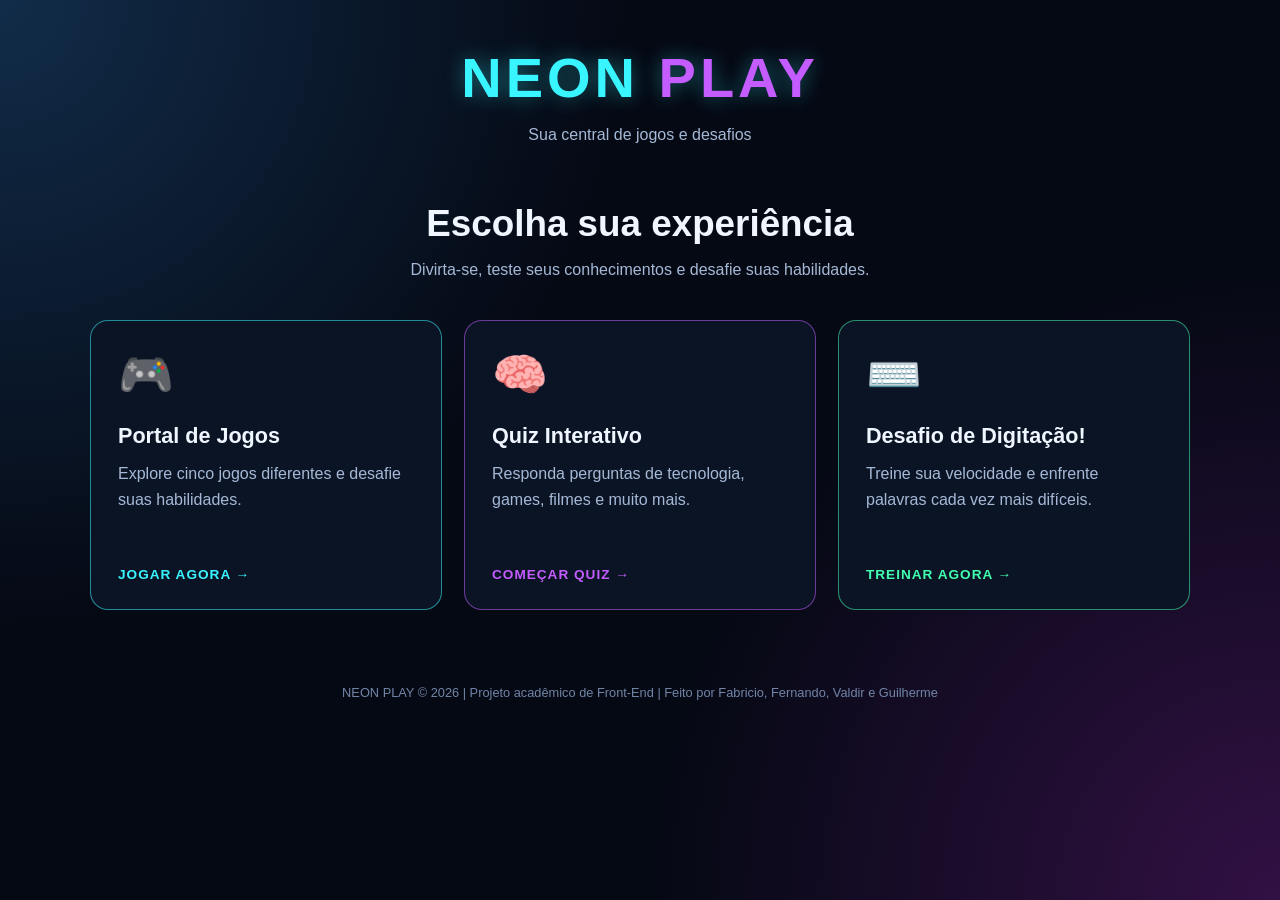
<file: index.html>
<!DOCTYPE html>
<html lang="pt-BR">
<head>
    <meta charset="UTF-8">
    <meta name="viewport" content="width=device-width, initial-scale=1.0">
    <title>Neon Play | Central de Jogos</title>
    <link rel="stylesheet" href="style.css">
</head>
<body>

    <header>
        <div class="logo">NEON <span>PLAY</span></div>
        <p>Sua central de jogos e desafios</p>
    </header>

    <main>
        <h1>Escolha sua experiência</h1>
        <p class="descricao">
            Divirta-se, teste seus conhecimentos e desafie suas habilidades.
        </p>

        <section class="menu">

            <a href="portal-de-jogos/index.html" class="card jogos">
                <span class="icone">🎮</span>
                <h2>Portal de Jogos</h2>
                <p>Explore cinco jogos diferentes e desafie suas habilidades.</p>
                <span class="botao">JOGAR AGORA →</span>
            </a>

            <a href="quiz/index.html" class="card quiz">
                <span class="icone">🧠</span>
                <h2>Quiz Interativo</h2>
                <p>Responda perguntas de tecnologia, games, filmes e muito mais.</p>
                <span class="botao">COMEÇAR QUIZ →</span>
            </a>

            <a href="digitacao/index.html" class="card digitacao">
                <span class="icone">⌨️</span>
                <h2>Desafio de Digitação!</h2>
                <p>Treine sua velocidade e enfrente palavras cada vez mais difíceis.</p>
                <span class="botao">TREINAR AGORA →</span>
            </a>

        </section>
    </main>

    <footer>
        NEON PLAY © 2026 | Projeto acadêmico de Front-End |
        Feito por Fabricio, Fernando, Valdir e Guilherme
    </footer>

</body>
</html>
</file>
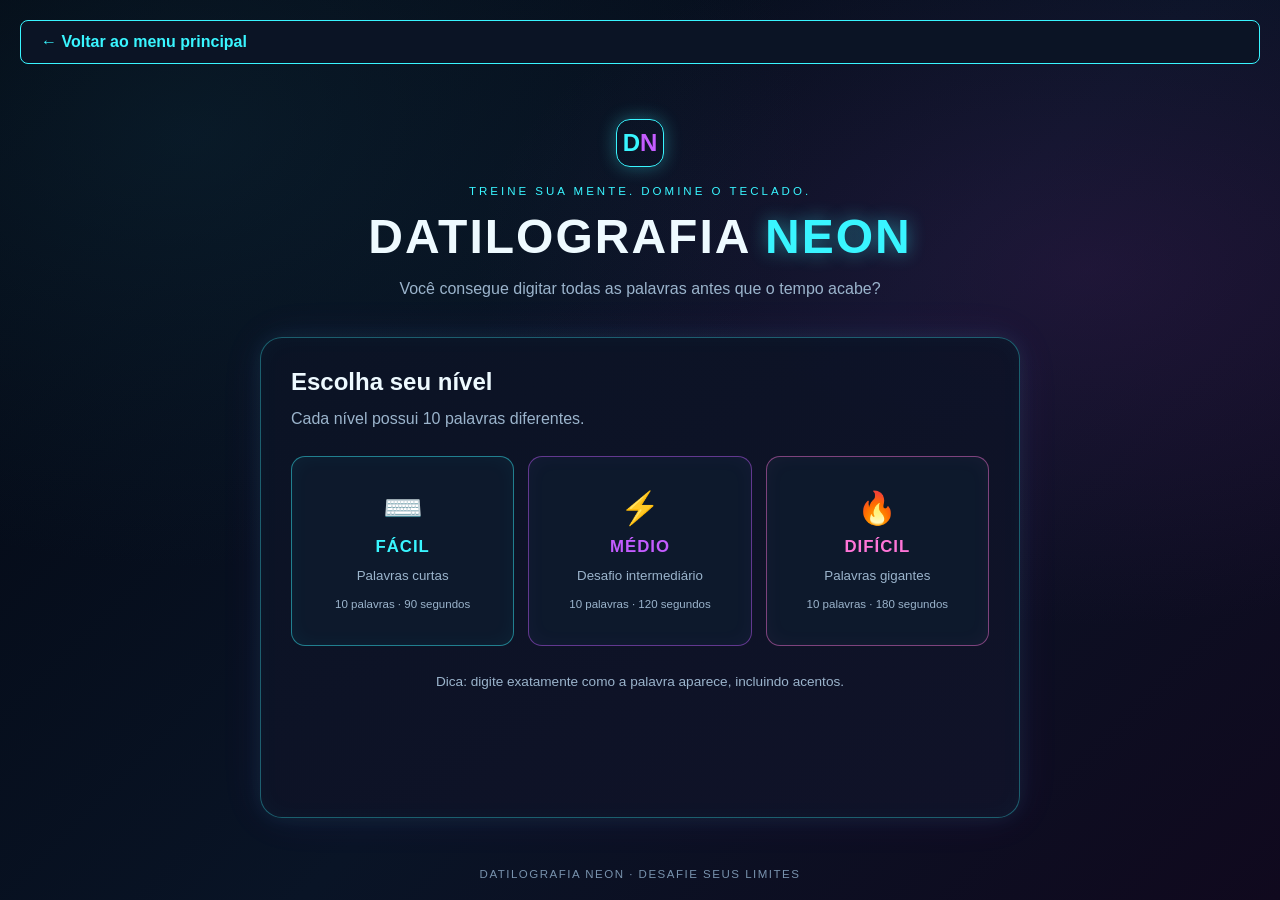
<file: digitacao/index.html>
<!DOCTYPE html>
<html lang="pt-BR">
<head>
    <meta charset="UTF-8">
    <meta name="viewport" content="width=device-width, initial-scale=1.0">
    <meta name="theme-color" content="#050914">
    <title>Datilografia Neon</title>
    <link rel="stylesheet" href="style.css">
    <script src="script.js" defer></script>
</head>
<body>
    <body>

    <a href="../index.html" class="btn-voltar">
        ← Voltar ao menu principal
    </a>

    <!-- O restante do seu código continua aqui -->
    <header class="cabecalho">
        <div class="logo">D<span>N</span></div>
        <p class="subtitulo">TREINE SUA MENTE. DOMINE O TECLADO.</p>
        <h1>DATILOGRAFIA <span>NEON</span></h1>
        <p class="descricao">Você consegue digitar todas as palavras antes que o tempo acabe?</p>
    </header>

    <main class="painel">
        <section id="tela-inicial">
            <h2>Escolha seu nível</h2>
            <p class="texto-suave">Cada nível possui 10 palavras diferentes.</p>

            <div class="niveis">
                <button class="botao-nivel facil" data-nivel="facil">
                    <span class="emoji">⌨️</span>
                    <strong>FÁCIL</strong>
                    <small>Palavras curtas</small>
                    <span class="detalhe">10 palavras · 90 segundos</span>
                </button>

                <button class="botao-nivel medio" data-nivel="medio">
                    <span class="emoji">⚡</span>
                    <strong>MÉDIO</strong>
                    <small>Desafio intermediário</small>
                    <span class="detalhe">10 palavras · 120 segundos</span>
                </button>

                <button class="botao-nivel dificil" data-nivel="dificil">
                    <span class="emoji">🔥</span>
                    <strong>DIFÍCIL</strong>
                    <small>Palavras gigantes</small>
                    <span class="detalhe">10 palavras · 180 segundos</span>
                </button>
            </div>

            <p class="dica">Dica: digite exatamente como a palavra aparece, incluindo acentos.</p>
        </section>

        <section id="tela-jogo" class="escondido">
            <div class="topo-jogo">
                <span id="nivel-atual">NÍVEL FÁCIL</span>
                <button id="botao-sair" class="botao-sair">✕ Sair</button>
            </div>

            <div class="estatisticas">
                <div class="estatistica">
                    <span>PALAVRAS</span>
                    <strong id="contador">0/10</strong>
                </div>
                <div class="estatistica">
                    <span>TEMPO</span>
                    <strong id="tempo">90s</strong>
                </div>
                <div class="estatistica">
                    <span>PONTOS</span>
                    <strong id="pontos">0</strong>
                </div>
            </div>

            <div class="barra">
                <div id="barra-preenchida"></div>
            </div>

            <p class="instrucao">Digite a palavra abaixo:</p>
            <div id="palavra" class="palavra">Preparado?</div>

            <form id="formulario">
                <label for="campo-digitacao" class="sr-only">Digite a palavra apresentada</label>
                <input
                    type="text"
                    id="campo-digitacao"
                    placeholder="Comece a digitar aqui..."
                    autocomplete="off"
                    autocapitalize="off"
                    spellcheck="false"
                    disabled
                >
                <button type="submit" id="botao-confirmar" disabled>
                    CONFIRMAR PALAVRA ↵
                </button>
            </form>

            <p id="feedback" role="status" aria-live="polite">
                Pressione começar para iniciar.
            </p>

            <div class="rodape-jogo">
                <span>ACERTOS: <strong id="acertos">0</strong></span>
                <span>ERROS: <strong id="erros">0</strong></span>
            </div>

            <button id="botao-comecar" class="botao-principal">
                INICIAR DESAFIO
            </button>
        </section>

        <section id="tela-resultado" class="escondido">
            <div class="icone-final">🏆</div>
            <h2 id="titulo-resultado">Desafio concluído!</h2>
            <p id="resumo-resultado" class="texto-suave"></p>

            <div class="resultados">
                <div class="resultado-card">
                    <span>PONTUAÇÃO</span>
                    <strong id="resultado-pontos">0</strong>
                </div>
                <div class="resultado-card">
                    <span>PRECISÃO</span>
                    <strong id="resultado-precisao">0%</strong>
                </div>
                <div class="resultado-card">
                    <span>PALAVRAS</span>
                    <strong id="resultado-palavras">0/10</strong>
                </div>
                <div class="resultado-card">
                    <span>VELOCIDADE</span>
                    <strong id="resultado-ppm">0 PPM</strong>
                </div>
            </div>

            <button id="botao-repetir" class="botao-principal">
                JOGAR NOVAMENTE
            </button>

            <button id="botao-menu" class="botao-secundario">
                ESCOLHER OUTRO NÍVEL
            </button>
        </section>
    </main>

    <footer>
        <p>DATILOGRAFIA NEON · DESAFIE SEUS LIMITES</p>
    </footer>
</body>
</html>
</file>
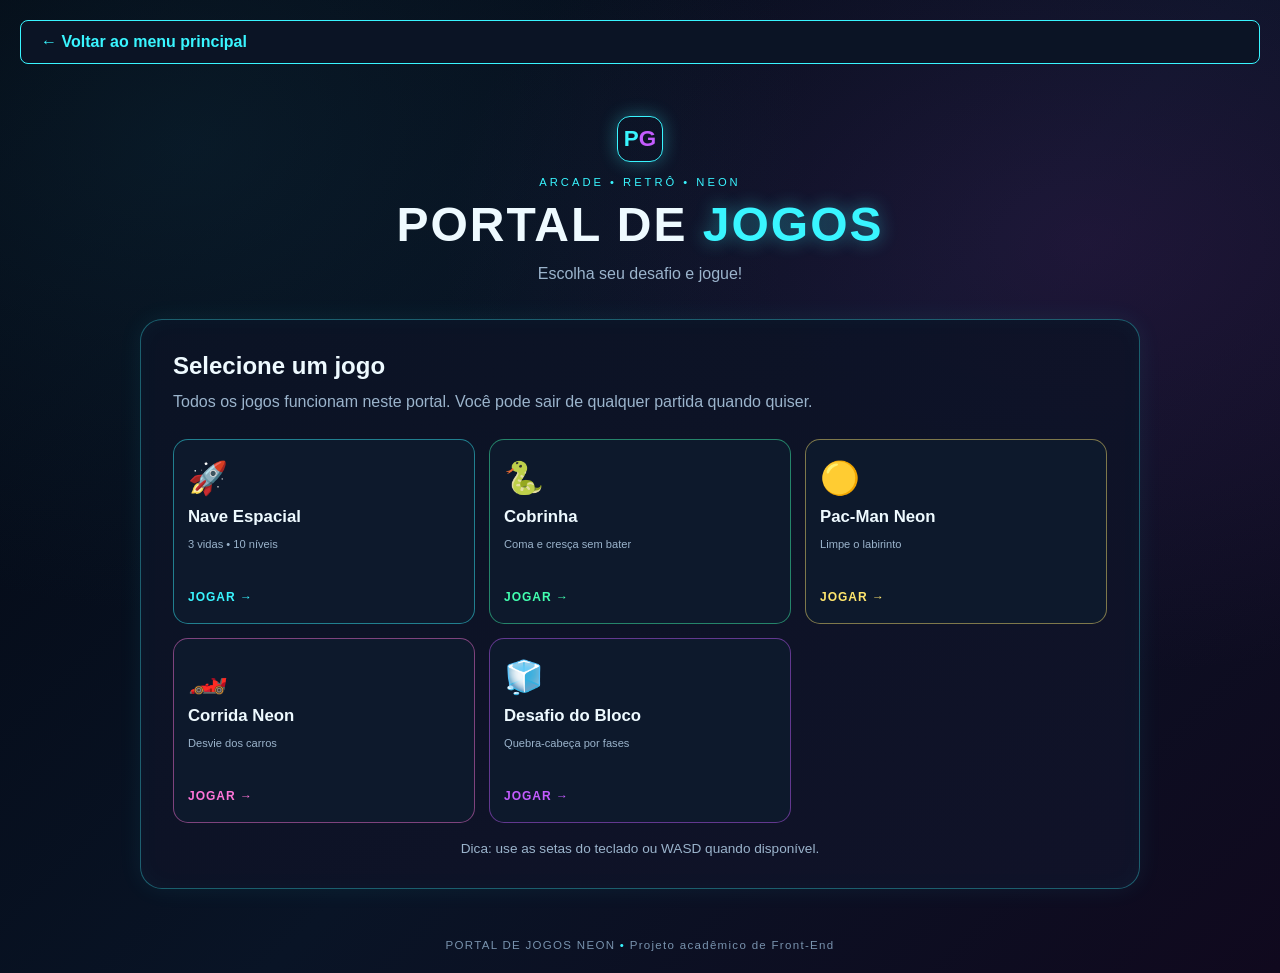
<file: portal-de-jogos/index.html>
<!DOCTYPE html>
<html lang="pt-BR">
<head>
  <meta charset="UTF-8">
  <meta name="viewport" content="width=device-width, initial-scale=1.0">
  <meta name="theme-color" content="#050914">
  <title>Portal de Jogos Neon</title>
  <link rel="stylesheet" href="style.css">
  <script src="js/nave.js" defer></script>
  <script src="js/cobrinha.js" defer></script>
  <script src="js/pacman.js" defer></script>
  <script src="js/corrida.js" defer></script>
  <script src="js/bloco.js" defer></script>
  <script src="js/main.js" defer></script>

</head>
<body>
  <a href="../index.html" class="btn-voltar">
    ← Voltar ao menu principal
</a>
  <header class="site-header">
    <div class="brand-mark">P<span>G</span></div>
    <p class="eyebrow">ARCADE • RETRÔ • NEON</p>
    <h1>PORTAL DE <span>JOGOS</span></h1>
    <p class="subtitle">Escolha seu desafio e jogue!</p>
  </header>

  <main class="shell">
    <section id="menu" class="screen">
      <h2>Selecione um jogo</h2>
      <p class="muted">Todos os jogos funcionam neste portal. Você pode sair de qualquer partida quando quiser.</p>
      <div class="game-grid">
        <button class="game-card cyan" data-game="nave"><span class="game-icon">🚀</span><strong>Nave Espacial</strong><small>3 vidas • 10 níveis</small><span class="card-cta">JOGAR →</span></button>
        <button class="game-card green" data-game="cobrinha"><span class="game-icon">🐍</span><strong>Cobrinha</strong><small>Coma e cresça sem bater</small><span class="card-cta">JOGAR →</span></button>
        <button class="game-card yellow" data-game="pacman"><span class="game-icon">🟡</span><strong>Pac-Man Neon</strong><small>Limpe o labirinto</small><span class="card-cta">JOGAR →</span></button>
        <button class="game-card pink" data-game="corrida"><span class="game-icon">🏎️</span><strong>Corrida Neon</strong><small>Desvie dos carros</small><span class="card-cta">JOGAR →</span></button>
        <button class="game-card purple" data-game="bloco"><span class="game-icon">🧊</span><strong>Desafio do Bloco</strong><small>Quebra-cabeça por fases</small><span class="card-cta">JOGAR →</span></button>
      </div>
      <p class="keyboard-tip">Dica: use as setas do teclado ou WASD quando disponível.</p>
    </section>

    <section id="game-screen" class="screen hidden">
      <div class="game-topbar">
        <div>
          <p class="eyebrow">VOCÊ ESTÁ JOGANDO</p>
          <h2 id="current-title">Jogo</h2>
        </div>
        <button id="exit-game" class="exit-button">✕ Encerrar jogo</button>
      </div>
      <div class="game-status">
        <span id="status-main">Pronto para jogar</span>
        <span id="status-extra"></span>
      </div>
      <div class="canvas-wrap">
        <canvas id="game-canvas" width="800" height="500" aria-label="Área do jogo"></canvas>
        <div id="overlay" class="overlay">
          <div class="overlay-card">
            <h3 id="overlay-title">Pronto?</h3>
            <p id="overlay-text">Clique para começar.</p>
            <button id="overlay-button" class="primary-button">Começar</button>
          </div>
        </div>
      </div>
      <div class="game-controls">
        <p id="controls-help">Controles aparecem aqui.</p>
        <button id="back-to-menu" class="secondary-button">← Voltar ao menu</button>
      </div>
    </section>
  </main>
  <footer>PORTAL DE JOGOS NEON <span>•</span> Projeto acadêmico de Front-End</footer>
</body>
</html>
</file>
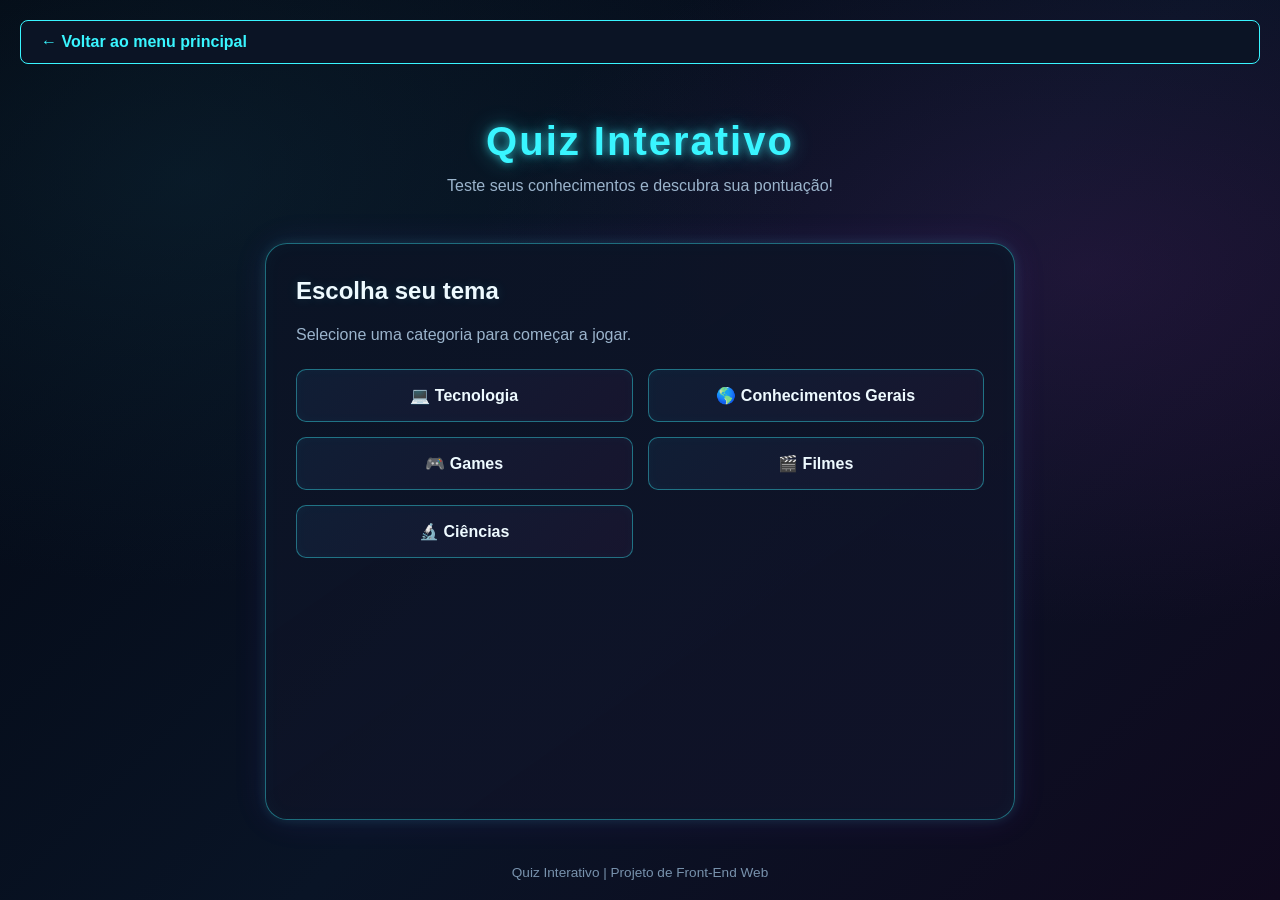
<file: quiz/index.html>
<!DOCTYPE html>
<html lang="pt-BR">
<head>
    <meta charset="UTF-8">
    <meta name="viewport" content="width=device-width, initial-scale=1.0">
    <title>Quiz Interativo</title>
    <link rel="stylesheet" href="style.css">
    <script src="script.js" defer></script>
</head>
<body>
     <a href="../index.html" class="btn-voltar">
    ← Voltar ao menu principal
     </a>
    <header>
        <h1>Quiz Interativo</h1>
        <p>Teste seus conhecimentos e descubra sua pontuação!</p>
    </header>

    <main class="container">

        <section id="tela-inicial">
            <h2>Escolha seu tema</h2>
            <p>Selecione uma categoria para começar a jogar.</p>

            <div id="categorias" class="categorias">
                <button class="botao-tema" data-tema="tecnologia">
                    💻 Tecnologia
                </button>

                <button class="botao-tema" data-tema="gerais">
                    🌎 Conhecimentos Gerais
                </button>

                <button class="botao-tema" data-tema="games">
                    🎮 Games
                </button>

                <button class="botao-tema" data-tema="filmes">
                    🎬 Filmes
                </button>

                <button class="botao-tema" data-tema="ciencias">
                    🔬 Ciências
                </button>
            </div>
        </section>

        <section id="tela-quiz" class="escondido">
            <div class="informacoes">
                <span id="nome-tema"></span>
                <span id="progresso"></span>
            </div>

            <div class="barra-progresso">
                <div id="progresso-preenchido"></div>
            </div>

            <h2 id="pergunta"></h2>

            <div id="alternativas"></div>

            <p id="mensagem" role="status" aria-live="polite"></p>

            <button id="botao-proximo" disabled>
                Confirmar resposta
            </button>
                <button id="botao-encerrar" class="botao-encerrar">
                ✕ Encerrar quiz
            </button>
        </section>

        <section id="tela-resultado" class="escondido">
            <h2>Quiz finalizado!</h2>

            <p id="resultado"></p>
            <p id="mensagem-final"></p>

            <button id="botao-reiniciar">
                Jogar novamente
            </button>

            <button id="botao-temas" class="botao-secundario">
                Escolher outro tema
            </button>
        </section>

    </main>

    <footer>
        <p>Quiz Interativo | Projeto de Front-End Web</p>
    </footer>

</body>
</html>
</file>
<file: style.css>
* {
    margin: 0;
    padding: 0;
    box-sizing: border-box;
}

body {
    min-height: 100vh;
    font-family: Arial, Helvetica, sans-serif;
    color: #f0f6ff;
    background:
        radial-gradient(circle at top left, #112c49, transparent 40%),
        radial-gradient(circle at bottom right, #321044, transparent 40%),
        #050914;
}

header {
    text-align: center;
    padding: 45px 20px 25px;
}

.logo {
    font-size: clamp(2.2rem, 6vw, 3.5rem);
    font-weight: 900;
    letter-spacing: 4px;
    color: #39f5ff;
    text-shadow: 0 0 20px #39f5ff66;
}

.logo span {
    color: #c45cff;
}

header p,
.descricao {
    color: #a5b9d6;
    margin-top: 12px;
    line-height: 1.6;
}

main {
    width: 92%;
    max-width: 1100px;
    margin: 30px auto 50px;
    text-align: center;
}

h1 {
    font-size: clamp(1.6rem, 4vw, 2.3rem);
    margin-bottom: 10px;
}

.menu {
    display: grid;
    grid-template-columns: repeat(3, minmax(0, 1fr));
    gap: 22px;
    margin-top: 38px;
}

.card {
    display: flex;
    flex-direction: column;
    align-items: flex-start;
    min-height: 290px;
    padding: 27px;
    text-align: left;
    text-decoration: none;
    color: #f0f6ff;
    background: #0b1425;
    border: 1px solid #34445e;
    border-radius: 18px;
    transition: transform 0.25s, box-shadow 0.25s;
}

.card:hover {
    transform: translateY(-7px);
}

.jogos {
    border-color: #39f5ff88;
}

.jogos:hover {
    box-shadow: 0 0 25px #39f5ff30;
}

.quiz {
    border-color: #c45cff88;
}

.quiz:hover {
    box-shadow: 0 0 25px #c45cff30;
}

.digitacao {
    border-color: #42ffb088;
}

.digitacao:hover {
    box-shadow: 0 0 25px #42ffb030;
}

.icone {
    font-size: 2.8rem;
    margin-bottom: 22px;
}

.card h2 {
    font-size: 1.35rem;
    margin-bottom: 12px;
}

.card p {
    color: #a5b9d6;
    line-height: 1.6;
    margin-bottom: 24px;
}

.botao {
    margin-top: auto;
    font-size: 0.85rem;
    font-weight: bold;
    letter-spacing: 1px;
    color: #39f5ff;
}

.quiz .botao {
    color: #c45cff;
}

.digitacao .botao {
    color: #42ffb0;
}

footer {
    padding: 25px 15px;
    text-align: center;
    color: #7185a6;
    font-size: 0.8rem;
}

@media (max-width: 800px) {
    .menu {
        grid-template-columns: 1fr;
    }

    .card {
        min-height: 230px;
    }
}
</file>
<file: digitacao/style.css>
:root {
    --fundo: #050914;
    --painel: #0b1425;
    --ciano: #39f5ff;
    --roxo: #c45cff;
    --rosa: #ff75d8;
    --texto: #eefaff;
    --suave: #9bb4cc;
    --verde: #42ffb0;
    --vermelho: #ff5d85;
}

* {
    box-sizing: border-box;
    margin: 0;
    padding: 0;
}

body {
    min-height: 100vh;
    display: flex;
    flex-direction: column;
    font-family: Arial, Helvetica, sans-serif;
    color: var(--texto);
    background:
        radial-gradient(ellipse at 15% 15%, #12394a55, transparent 40%),
        radial-gradient(ellipse at 85% 30%, #57206b44, transparent 40%),
        linear-gradient(135deg, #030711, #091426 55%, #10091e);
}

.cabecalho {
    text-align: center;
    padding: 35px 20px 25px;
}

.logo {
    display: inline-flex;
    align-items: center;
    justify-content: center;
    width: 48px;
    height: 48px;
    margin-bottom: 18px;
    border: 1px solid var(--ciano);
    border-radius: 14px;
    color: var(--ciano);
    font-size: 1.5rem;
    font-weight: 900;
    box-shadow: 0 0 18px #39f5ff55;
}

.logo span {
    color: var(--roxo);
}

.subtitulo {
    color: var(--ciano);
    font-size: 0.72rem;
    letter-spacing: 3px;
    margin-bottom: 12px;
}

h1 {
    font-size: clamp(1.8rem, 5vw, 3rem);
    letter-spacing: 2px;
    margin-bottom: 12px;
}

h1 span {
    color: var(--ciano);
    text-shadow: 0 0 18px #39f5ff77;
}

.descricao,
.texto-suave {
    color: var(--suave);
    line-height: 1.6;
}

.painel {
    width: 92%;
    max-width: 760px;
    margin: 10px auto 30px;
    padding: 30px;
    background: linear-gradient(145deg, #0b1425f5, #111329f5);
    border: 1px solid #39f5ff55;
    border-radius: 22px;
    box-shadow:
        0 0 20px #39f5ff15,
        0 0 45px #c45cff12,
        inset 0 0 25px #39f5ff08;
    flex: 1;
}

h2 {
    font-size: 1.5rem;
    margin-bottom: 10px;
}

#tela-inicial > .texto-suave {
    margin-bottom: 25px;
}

.niveis {
    display: grid;
    grid-template-columns: repeat(3, 1fr);
    gap: 14px;
    margin: 25px 0;
}

button {
    font: inherit;
    cursor: pointer;
    transition: 0.2s ease;
}

button:hover:not(:disabled) {
    transform: translateY(-2px);
    filter: brightness(1.15);
}

button:focus-visible,
input:focus-visible {
    outline: 2px solid white;
    outline-offset: 3px;
}

.botao-nivel {
    min-height: 190px;
    padding: 20px 12px;
    display: flex;
    flex-direction: column;
    justify-content: center;
    align-items: center;
    gap: 10px;
    border-radius: 14px;
    background: #0d192c;
    color: var(--texto);
}

.botao-nivel .emoji {
    font-size: 2rem;
}

.botao-nivel strong {
    font-size: 1.05rem;
    letter-spacing: 1px;
}

.botao-nivel small {
    color: var(--suave);
    line-height: 1.4;
}

.detalhe {
    font-size: 0.72rem;
    color: var(--suave);
    line-height: 1.5;
}

.facil {
    border: 1px solid #39f5ff77;
    box-shadow: inset 0 0 20px #39f5ff0b;
}

.facil strong {
    color: var(--ciano);
}

.medio {
    border: 1px solid #c45cff77;
    box-shadow: inset 0 0 20px #c45cff0b;
}

.medio strong {
    color: var(--roxo);
}

.dificil {
    border: 1px solid #ff75d877;
    box-shadow: inset 0 0 20px #ff75d80b;
}

.dificil strong {
    color: var(--rosa);
}

.dica {
    text-align: center;
    color: var(--suave);
    font-size: 0.85rem;
    line-height: 1.6;
}

.escondido {
    display: none !important;
}

.topo-jogo {
    display: flex;
    justify-content: space-between;
    align-items: center;
    gap: 15px;
    margin-bottom: 22px;
}

#nivel-atual {
    color: var(--ciano);
    font-weight: bold;
    letter-spacing: 1.5px;
    font-size: 0.85rem;
}

.botao-sair {
    padding: 9px 13px;
    border: 1px solid #c45cff77;
    border-radius: 8px;
    background: #241329;
    color: var(--rosa);
}

.estatisticas {
    display: grid;
    grid-template-columns: repeat(3, 1fr);
    gap: 10px;
}

.estatistica {
    display: flex;
    flex-direction: column;
    gap: 9px;
    padding: 15px 8px;
    text-align: center;
    border: 1px solid #30425d;
    border-radius: 10px;
    background: #0d192c;
}

.estatistica span,
.resultado-card span {
    color: var(--suave);
    font-size: 0.68rem;
    letter-spacing: 1px;
}

.estatistica strong {
    color: var(--ciano);
    font-size: 1.35rem;
}

.barra {
    height: 8px;
    margin: 18px 0 28px;
    overflow: hidden;
    background: #17243a;
    border-radius: 10px;
}

#barra-preenchida {
    width: 0;
    height: 100%;
    background: linear-gradient(90deg, var(--ciano), var(--roxo));
    box-shadow: 0 0 12px var(--ciano);
    transition: width 0.25s;
}

.instrucao {
    text-align: center;
    color: var(--suave);
    margin-bottom: 12px;
}

.palavra {
    padding: 28px 12px;
    margin-bottom: 20px;
    text-align: center;
    overflow-wrap: anywhere;
    color: var(--ciano);
    font-size: clamp(1.35rem, 4.5vw, 2.2rem);
    font-weight: bold;
    letter-spacing: 1px;
    background: #07101f;
    border: 1px solid #39f5ff55;
    border-radius: 14px;
    box-shadow:
        inset 0 0 25px #39f5ff09,
        0 0 18px #39f5ff12;
    text-shadow: 0 0 14px #39f5ff44;
}

#formulario {
    display: flex;
    flex-direction: column;
    gap: 12px;
}

#campo-digitacao {
    width: 100%;
    padding: 17px;
    border: 1px solid #39f5ff77;
    border-radius: 10px;
    background: #050b17;
    color: white;
    font-size: 1rem;
}

#campo-digitacao::placeholder {
    color: #71869f;
}

#campo-digitacao:focus {
    outline: none;
    border-color: var(--ciano);
    box-shadow: 0 0 15px #39f5ff33;
}

#campo-digitacao:disabled {
    opacity: 0.55;
}

#botao-confirmar,
.botao-principal {
    width: 100%;
    padding: 16px;
    border: 1px solid var(--ciano);
    border-radius: 10px;
    background: linear-gradient(100deg, var(--ciano), #8d8bff);
    color: #050914;
    font-weight: 900;
    letter-spacing: 1px;
    box-shadow: 0 0 15px #39f5ff22;
}

#botao-confirmar:disabled {
    cursor: not-allowed;
    opacity: 0.45;
}

#feedback {
    min-height: 26px;
    margin: 16px 0;
    text-align: center;
    line-height: 1.5;
    color: var(--suave);
}

#feedback.sucesso {
    color: var(--verde);
}

#feedback.erro {
    color: var(--vermelho);
}

#feedback.aviso {
    color: var(--rosa);
}

.rodape-jogo {
    display: flex;
    justify-content: space-between;
    gap: 12px;
    margin-bottom: 20px;
    color: var(--suave);
    font-size: 0.8rem;
}

.rodape-jogo strong {
    color: var(--ciano);
}

#botao-comecar {
    margin-top: 8px;
}

#tela-resultado {
    text-align: center;
}

.icone-final {
    font-size: 3.5rem;
    margin: 5px 0 15px;
    filter: drop-shadow(0 0 12px #c45cff66);
}

#titulo-resultado {
    color: var(--ciano);
}

#resumo-resultado {
    margin-bottom: 24px;
}

.resultados {
    display: grid;
    grid-template-columns: repeat(2, 1fr);
    gap: 12px;
    margin: 25px 0;
}

.resultado-card {
    padding: 22px 10px;
    display: flex;
    flex-direction: column;
    gap: 12px;
    background: #0d192c;
    border: 1px solid #30425d;
    border-radius: 12px;
}

.resultado-card strong {
    font-size: 1.5rem;
    color: var(--ciano);
    overflow-wrap: anywhere;
}

.botao-secundario {
    width: 100%;
    padding: 15px;
    margin-top: 12px;
    color: var(--roxo);
    background: #171329;
    border: 1px solid #c45cff77;
    border-radius: 10px;
}

footer {
    text-align: center;
    padding: 20px;
    color: #7892ad;
    font-size: 0.72rem;
    letter-spacing: 1.5px;
}

.sr-only {
    position: absolute;
    width: 1px;
    height: 1px;
    padding: 0;
    margin: -1px;
    overflow: hidden;
    clip: rect(0, 0, 0, 0);
    white-space: nowrap;
    border: 0;
}

@media (max-width: 650px) {
    .cabecalho {
        padding-top: 25px;
    }

    .subtitulo {
        font-size: 0.62rem;
        letter-spacing: 1.5px;
    }

    .painel {
        padding: 20px;
    }

    .niveis {
        grid-template-columns: 1fr;
    }

    .botao-nivel {
        min-height: 145px;
    }

    .palavra {
        padding: 22px 10px;
        letter-spacing: 0;
    }

    .estatistica {
        padding: 12px 5px;
    }

    .estatistica span {
        font-size: 0.58rem;
    }
}

@media (prefers-reduced-motion: reduce) {
    *,
    *::before,
    *::after {
        transition: none !important;
    }
}
.btn-voltar {
    display: inline-block;
    margin: 20px;
    padding: 12px 20px;
    color: #39f5ff;
    background: #0b1425;
    border: 1px solid #39f5ff;
    border-radius: 8px;
    text-decoration: none;
    font-family: Arial, sans-serif;
    font-weight: bold;
    transition: 0.3s;
}

.btn-voltar:hover {
    background: #39f5ff;
    color: #050914;
    box-shadow: 0 0 15px #39f5ff80;
}
</file>
<file: portal-de-jogos/style.css>
:root {
  --bg:#050914; --panel:#0b1425; --cyan:#39f5ff; --purple:#c45cff;
  --pink:#ff75d8; --green:#42ffb0; --text:#eefaff; --muted:#9bb4cc;
}
* { box-sizing:border-box; margin:0; padding:0; }
body {
  min-height:100vh; display:flex; flex-direction:column; color:var(--text);
  font-family:Arial,Helvetica,sans-serif;
  background:radial-gradient(ellipse at 15% 15%,#12394a55,transparent 40%),
             radial-gradient(ellipse at 85% 25%,#57206b44,transparent 42%),
             linear-gradient(135deg,#030711,#091426 55%,#10091e);
}
.site-header { text-align:center; padding:32px 16px 22px; }
.brand-mark { display:inline-flex; align-items:center; justify-content:center; width:46px;height:46px;
  border:1px solid var(--cyan);border-radius:13px;color:var(--cyan);font-size:1.4rem;font-weight:900;
  box-shadow:0 0 18px #39f5ff55;margin-bottom:14px; }
.brand-mark span {color:var(--purple)}
.eyebrow {font-size:.7rem;letter-spacing:3px;color:var(--cyan);margin-bottom:9px}
h1 {font-size:clamp(1.8rem,5vw,3rem);letter-spacing:2px;margin-bottom:9px}
h1 span {color:var(--cyan);text-shadow:0 0 18px #39f5ff77}
.subtitle,.muted {color:var(--muted);line-height:1.6}
.shell {width:min(94%,1000px);margin:10px auto 28px;flex:1}
.screen {padding:clamp(18px,4vw,32px);background:linear-gradient(145deg,#0b1425f5,#111329f5);
  border:1px solid #39f5ff55;border-radius:22px;box-shadow:0 0 25px #39f5ff12,inset 0 0 24px #39f5ff08}
h2 {font-size:1.5rem;margin-bottom:9px}
.game-grid {display:grid;grid-template-columns:repeat(3,minmax(0,1fr));gap:14px;margin:25px 0 18px}
.game-card {min-height:185px;padding:19px 14px;display:flex;flex-direction:column;align-items:flex-start;gap:10px;
  text-align:left;background:#0d192c;color:var(--text);border:1px solid #30425d;border-radius:15px;cursor:pointer;transition:.2s}
.game-card:hover {transform:translateY(-4px);background:#13233a}
.game-icon {font-size:2rem}
.game-card strong {font-size:1.05rem}
.game-card small {color:var(--muted);line-height:1.4}
.card-cta {font-size:.75rem;font-weight:bold;letter-spacing:1px;margin-top:auto}
.cyan {border-color:#39f5ff77}.cyan .card-cta {color:var(--cyan)}
.green {border-color:#42ffb077}.green .card-cta {color:var(--green)}
.yellow {border-color:#ffe66d77}.yellow .card-cta {color:#ffe66d}
.pink {border-color:#ff75d877}.pink .card-cta {color:var(--pink)}
.purple {border-color:#c45cff77}.purple .card-cta {color:var(--purple)}
.keyboard-tip {font-size:.85rem;color:var(--muted);text-align:center}
.hidden {display:none!important}
.game-topbar {display:flex;align-items:center;justify-content:space-between;gap:14px;margin-bottom:18px}
.game-topbar h2 {margin:0}
.exit-button,.secondary-button {padding:11px 15px;border:1px solid #c45cff88;border-radius:9px;background:#241329;color:var(--pink);font-weight:bold;cursor:pointer}
.game-status {display:flex;justify-content:space-between;gap:12px;color:var(--cyan);font-size:.9rem;margin-bottom:12px;min-height:20px}
.canvas-wrap {position:relative;border:1px solid #39f5ff55;border-radius:13px;overflow:hidden;background:#030711;box-shadow:0 0 18px #39f5ff13}
canvas {display:block;width:100%;height:auto;aspect-ratio:8/5;touch-action:none}
.overlay {position:absolute;inset:0;display:flex;align-items:center;justify-content:center;padding:18px;background:#030711b8;backdrop-filter:blur(4px)}
.overlay.off {display:none}
.overlay-card {width:min(100%,380px);padding:25px;text-align:center;background:#0b1425f5;border:1px solid var(--cyan);border-radius:16px;box-shadow:0 0 25px #39f5ff33}
.overlay-card h3 {font-size:1.5rem;color:var(--cyan);margin-bottom:10px}
.overlay-card p {color:var(--muted);line-height:1.6;margin-bottom:18px}
.primary-button {padding:13px 20px;border:0;border-radius:9px;background:linear-gradient(100deg,var(--cyan),#9d83ff);color:#050914;font-weight:900;cursor:pointer}
.game-controls {display:flex;align-items:center;justify-content:space-between;gap:14px;margin-top:16px}
.game-controls p {color:var(--muted);font-size:.85rem;line-height:1.5}
.secondary-button {background:#101e35;color:var(--cyan);border-color:#39f5ff66;white-space:nowrap}
footer {padding:22px 12px;text-align:center;color:#7892ad;font-size:.72rem;letter-spacing:1.3px}
footer span {color:var(--cyan)}
button:focus-visible {outline:2px solid white;outline-offset:3px}
@media(max-width:700px) {
  .game-grid {grid-template-columns:repeat(2,minmax(0,1fr))}
  .game-topbar {align-items:flex-start;flex-direction:column}
  .game-controls {align-items:stretch;flex-direction:column}
  .secondary-button {width:100%}
}
@media(max-width:450px) {
  .game-grid {grid-template-columns:1fr}
  .game-card {min-height:140px}
  .game-status {font-size:.8rem}
  .site-header {padding-top:24px}
}
.btn-voltar {
    display: inline-block;
    margin: 20px;
    padding: 12px 20px;
    color: #39f5ff;
    background: #0b1425;
    border: 1px solid #39f5ff;
    border-radius: 8px;
    text-decoration: none;
    font-family: Arial, sans-serif;
    font-weight: bold;
    transition: 0.3s;
}

.btn-voltar:hover {
    background: #39f5ff;
    color: #050914;
    box-shadow: 0 0 15px #39f5ff80;
}
</file>
<file: quiz/style.css>
/* Configurações gerais */
* {
    box-sizing: border-box;
    margin: 0;
    padding: 0;
}

body {
    font-family: Arial, Helvetica, sans-serif;
    background: linear-gradient(135deg, #101426, #202b50);
    color: #ffffff;
    min-height: 100vh;
    display: flex;
    flex-direction: column;
}

/* Cabeçalho */
header {
    text-align: center;
    padding: 35px 20px 20px;
}

header h1 {
    font-size: 2.5rem;
    color: #8b9dff;
    margin-bottom: 10px;
}

header p {
    color: #c4cbe0;
    line-height: 1.5;
}

/* Área principal */
.container {
    width: 90%;
    max-width: 750px;
    margin: 25px auto;
    padding: 30px;
    background: #1a2038;
    border: 1px solid #343e63;
    border-radius: 18px;
    box-shadow: 0 10px 30px #00000030;
    flex: 1;
}

section h2 {
    margin-bottom: 18px;
    line-height: 1.4;
}

#tela-inicial > p {
    color: #c4cbe0;
    margin-bottom: 25px;
}

/* Botões das categorias */
.categorias {
    display: grid;
    grid-template-columns: 1fr 1fr;
    gap: 15px;
}

button {
    font-family: inherit;
    font-size: 1rem;
    font-weight: bold;
    padding: 16px;
    border: none;
    border-radius: 10px;
    cursor: pointer;
    transition: 0.2s;
}

.botao-tema {
    background: #293454;
    color: white;
    border: 1px solid #45547e;
}

button:hover:not(:disabled) {
    transform: translateY(-2px);
    filter: brightness(1.15);
}

.botao-tema:hover {
    background: #354674;
}

/* Informações da pergunta */
.informacoes {
    display: flex;
    justify-content: space-between;
    gap: 12px;
    margin-bottom: 15px;
    color: #bdc8ff;
    font-size: 0.95rem;
}

.barra-progresso {
    height: 9px;
    background: #303956;
    border-radius: 10px;
    overflow: hidden;
    margin-bottom: 25px;
}

#progresso-preenchido {
    width: 0;
    height: 100%;
    background: #8b9dff;
    transition: width 0.3s;
}

/* Alternativas */
#pergunta {
    margin-bottom: 22px;
}

#alternativas {
    display: grid;
    gap: 12px;
}

.alternativa {
    text-align: left;
    background: #293454;
    color: white;
    border: 2px solid transparent;
}

.alternativa.selecionada {
    border-color: #8b9dff;
    background: #374774;
}

.alternativa.correta {
    background: #176b49;
    border-color: #45d69a;
}

.alternativa.errada {
    background: #812f43;
    border-color: #ff8498;
}

.alternativa:disabled {
    cursor: default;
    opacity: 1;
}

/* Mensagens e botões */
#mensagem {
    min-height: 28px;
    margin: 18px 0 12px;
    line-height: 1.5;
}

#botao-proximo,
#botao-reiniciar {
    width: 100%;
    background: #788bff;
    color: #101426;
}

#botao-proximo:disabled {
    background: #59627e;
    color: #d3d8e7;
    cursor: not-allowed;
}

.botao-secundario {
    width: 100%;
    margin-top: 12px;
    background: #293454;
    color: white;
    border: 1px solid #45547e;
}

/* Tela de resultado */
#tela-resultado {
    text-align: center;
}

#resultado {
    font-size: 1.5rem;
    font-weight: bold;
    color: #8b9dff;
    margin: 25px 0 15px;
}

#mensagem-final {
    color: #c4cbe0;
    margin-bottom: 25px;
    line-height: 1.6;
}

.escondido {
    display: none !important;
}

/* Rodapé */
footer {
    text-align: center;
    padding: 20px;
    color: #aeb8d5;
    font-size: 0.85rem;
}

/* Adaptação para celulares */
@media (max-width: 600px) {
    header {
        padding-top: 25px;
    }

    header h1 {
        font-size: 2rem;
    }

    .container {
        width: 94%;
        padding: 20px;
        margin: 15px auto;
    }

    .categorias {
        grid-template-columns: 1fr;
    }

    button {
        padding: 15px;
    }

    .informacoes {
        font-size: 0.85rem;
    }
}
/* =====================================
   TEMA FUTURISTA NEON
   ===================================== */

:root {
    --fundo: #050914;
    --painel: #0b1425;
    --painel-claro: #101e35;
    --ciano: #39f5ff;
    --roxo: #c45cff;
    --texto: #eefaff;
    --texto-suave: #9bb4cc;
}

/* Fundo futurista */
body {
    background:
        radial-gradient(ellipse at 15% 20%, #12394a55, transparent 40%),
        radial-gradient(ellipse at 85% 30%, #57206b44, transparent 40%),
        linear-gradient(135deg, #030711, #091426 55%, #10091e);
    color: var(--texto);
}

/* Título principal */
header h1 {
    color: var(--ciano);
    text-shadow:
        0 0 8px #39f5ff99,
        0 0 22px #39f5ff66;
    letter-spacing: 2px;
}

header p {
    color: var(--texto-suave);
}

/* Painel principal */
.container {
    background: linear-gradient(145deg, #0b1425ee, #111329f5);
    border: 1px solid #39f5ff66;
    border-radius: 22px;
    box-shadow:
        0 0 12px #39f5ff22,
        0 0 35px #9b42ff18,
        inset 0 0 20px #39f5ff08;
}

/* Títulos das telas */
section h2 {
    color: var(--texto);
    text-shadow: 0 0 12px #39f5ff22;
}

#tela-inicial > p {
    color: var(--texto-suave);
}

/* Categorias */
.botao-tema {
    background: linear-gradient(135deg, #101e35, #17152e);
    color: var(--texto);
    border: 1px solid #39f5ff66;
    box-shadow: inset 0 0 12px #39f5ff08;
    transition: 0.25s ease;
}

.botao-tema:hover {
    background: linear-gradient(135deg, #123448, #28183f);
    border-color: var(--ciano);
    box-shadow:
        0 0 10px #39f5ff66,
        0 0 22px #39f5ff22;
}

/* Informações da pergunta */
.informacoes {
    color: var(--ciano);
}

/* Barra de progresso */
.barra-progresso {
    background: #17243a;
    border: 1px solid #293a55;
}

#progresso-preenchido {
    background: linear-gradient(90deg, var(--ciano), var(--roxo));
    box-shadow:
        0 0 10px var(--ciano),
        0 0 20px #c45cff88;
}

/* Alternativas de resposta */
.alternativa {
    background: #0d192c;
    color: var(--texto);
    border: 1px solid #30425d;
    box-shadow: inset 0 0 10px #39f5ff05;
    transition: 0.2s ease;
}

.alternativa:hover:not(:disabled) {
    background: #142942;
    border-color: var(--ciano);
    box-shadow: 0 0 12px #39f5ff33;
}

.alternativa.selecionada {
    background: #102d40;
    border-color: var(--ciano);
    box-shadow:
        0 0 10px #39f5ff55,
        inset 0 0 12px #39f5ff12;
}

.alternativa.correta {
    background: #10392f;
    border-color: #42ffb0;
    box-shadow: 0 0 12px #42ffb055;
}

.alternativa.errada {
    background: #40182e;
    border-color: #ff5da2;
    box-shadow: 0 0 12px #ff5da255;
}

/* Mensagens */
#mensagem {
    color: var(--texto-suave);
}

/* Botão de confirmar e ver resultado */
#botao-proximo {
    background: linear-gradient(100deg, var(--ciano), #8d8bff);
    color: #050914;
    border: 1px solid var(--ciano);
    box-shadow: 0 0 15px #39f5ff33;
    font-weight: bold;
}

#botao-proximo:hover:not(:disabled) {
    box-shadow:
        0 0 12px #39f5ff99,
        0 0 25px #39f5ff44;
}

#botao-proximo:disabled {
    background: #253248;
    border-color: #39465b;
    color: #8292a8;
    box-shadow: none;
}

/* Botão de encerrar quiz */
.botao-encerrar {
    display: block;
    width: 100%;
    margin-top: 12px;
    background: #1c1025;
    color: #ff8bdc;
    border: 1px solid #c45cff88;
    box-shadow: inset 0 0 12px #c45cff0d;
    transition: 0.25s ease;
}

.botao-encerrar:hover {
    background: #32132f;
    border-color: #ff79df;
    box-shadow:
        0 0 10px #c45cff66,
        0 0 22px #c45cff22;
}

/* Tela de resultado */
#resultado {
    color: var(--ciano);
    text-shadow: 0 0 12px #39f5ff55;
}

#mensagem-final {
    color: var(--texto-suave);
}

#botao-reiniciar {
    background: linear-gradient(100deg, var(--ciano), #8d8bff);
    color: #050914;
    box-shadow: 0 0 15px #39f5ff33;
}

.botao-secundario {
    background: #101e35;
    color: var(--ciano);
    border: 1px solid #39f5ff66;
}

.botao-secundario:hover {
    border-color: var(--ciano);
    box-shadow: 0 0 12px #39f5ff33;
}

/* Rodapé */
footer {
    color: #7892ad;
}

/* Melhor adaptação para telas pequenas */
@media (max-width: 600px) {
    .container {
        border-radius: 16px;
    }

    header h1 {
        letter-spacing: 1px;
    }

    .alternativa,
    .botao-tema,
    #botao-proximo,
    .botao-encerrar {
        min-height: 48px;
    }
}
.btn-voltar {
    display: inline-block;
    margin: 20px;
    padding: 12px 20px;
    color: #39f5ff;
    background: #0b1425;
    border: 1px solid #39f5ff;
    border-radius: 8px;
    text-decoration: none;
    font-family: Arial, sans-serif;
    font-weight: bold;
    transition: 0.3s;
}

.btn-voltar:hover {
    background: #39f5ff;
    color: #050914;
    box-shadow: 0 0 15px #39f5ff80;
}
</file>
